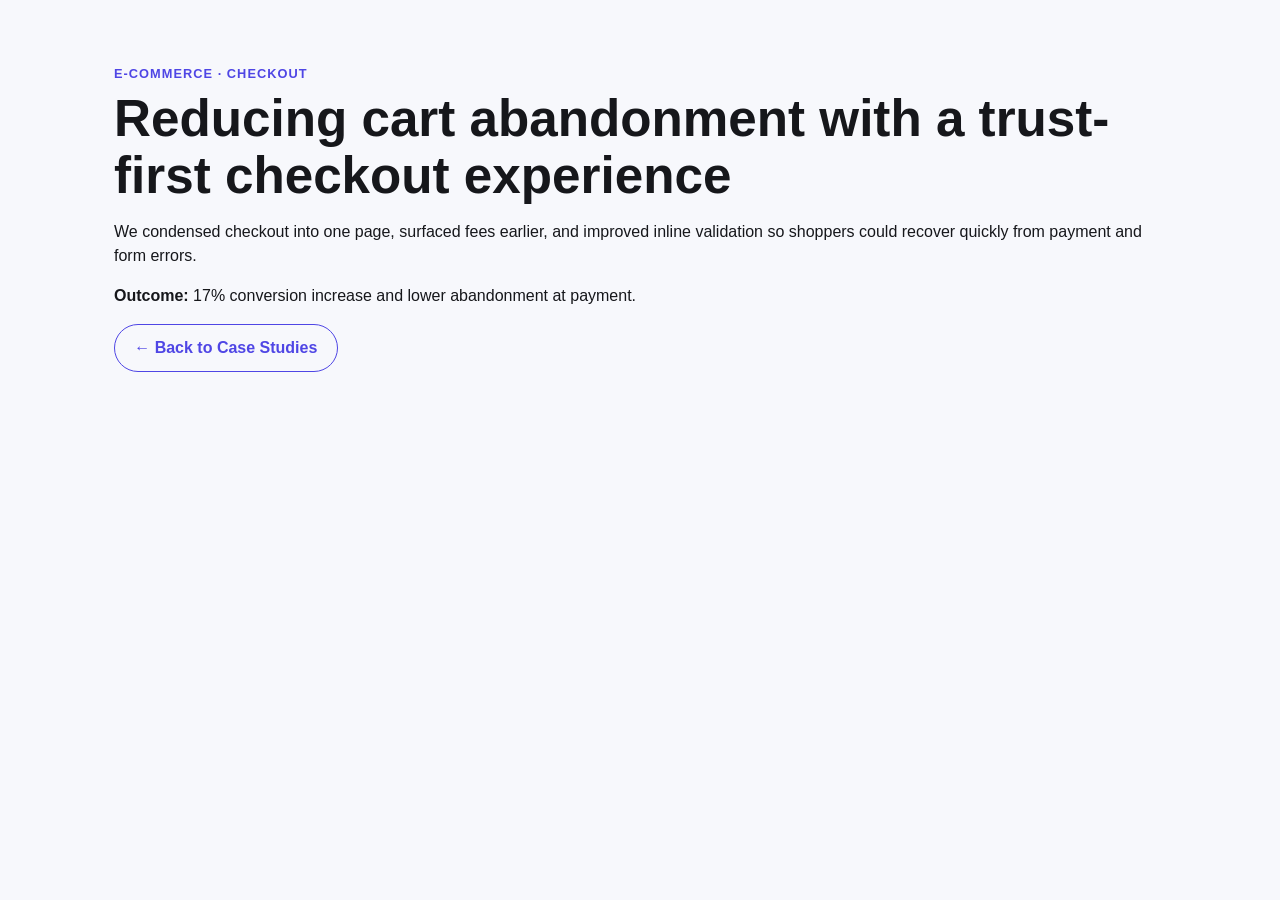
<file: case-study-checkout.html>
<!DOCTYPE html>
<html lang="en">
  <head>
    <meta charset="UTF-8" />
    <meta name="viewport" content="width=device-width, initial-scale=1.0" />
    <title>Case Study | Trust-first Checkout</title>
    <link rel="stylesheet" href="styles.css" />
  </head>
  <body>
    <main class="section">
      <p class="eyebrow">E-commerce · Checkout</p>
      <h1>Reducing cart abandonment with a trust-first checkout experience</h1>
      <p>
        We condensed checkout into one page, surfaced fees earlier, and improved inline validation so shoppers
        could recover quickly from payment and form errors.
      </p>
      <p><strong>Outcome:</strong> 17% conversion increase and lower abandonment at payment.</p>
      <a class="button button--outline" href="index.html#case-studies">← Back to Case Studies</a>
    </main>
  </body>
</html>
</file>
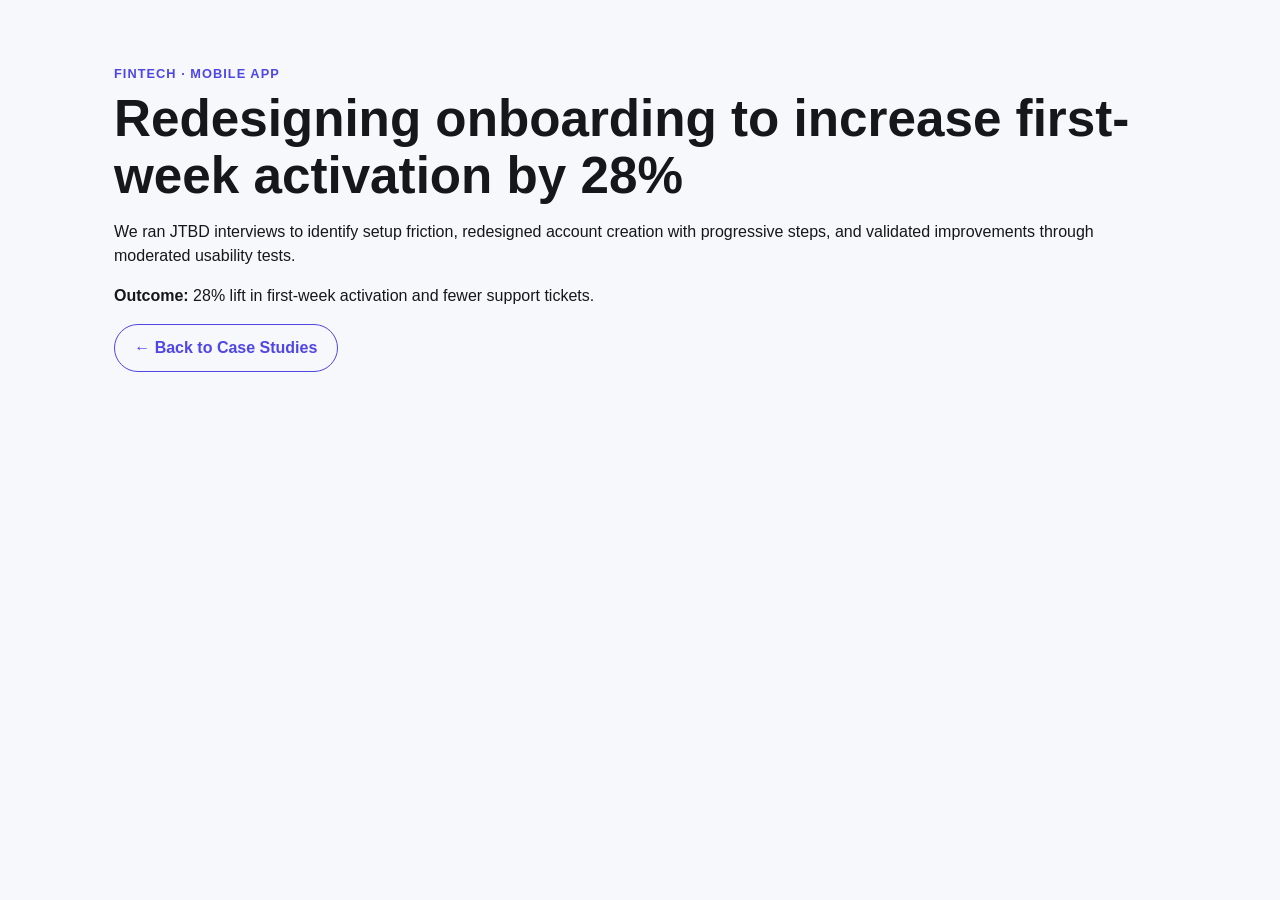
<file: case-study-onboarding.html>
<!DOCTYPE html>
<html lang="en">
  <head>
    <meta charset="UTF-8" />
    <meta name="viewport" content="width=device-width, initial-scale=1.0" />
    <title>Case Study | Fintech Onboarding Redesign</title>
    <link rel="stylesheet" href="styles.css" />
  </head>
  <body>
    <main class="section">
      <p class="eyebrow">Fintech · Mobile App</p>
      <h1>Redesigning onboarding to increase first-week activation by 28%</h1>
      <p>
        We ran JTBD interviews to identify setup friction, redesigned account creation with progressive steps,
        and validated improvements through moderated usability tests.
      </p>
      <p><strong>Outcome:</strong> 28% lift in first-week activation and fewer support tickets.</p>
      <a class="button button--outline" href="index.html#case-studies">← Back to Case Studies</a>
    </main>
  </body>
</html>
</file>
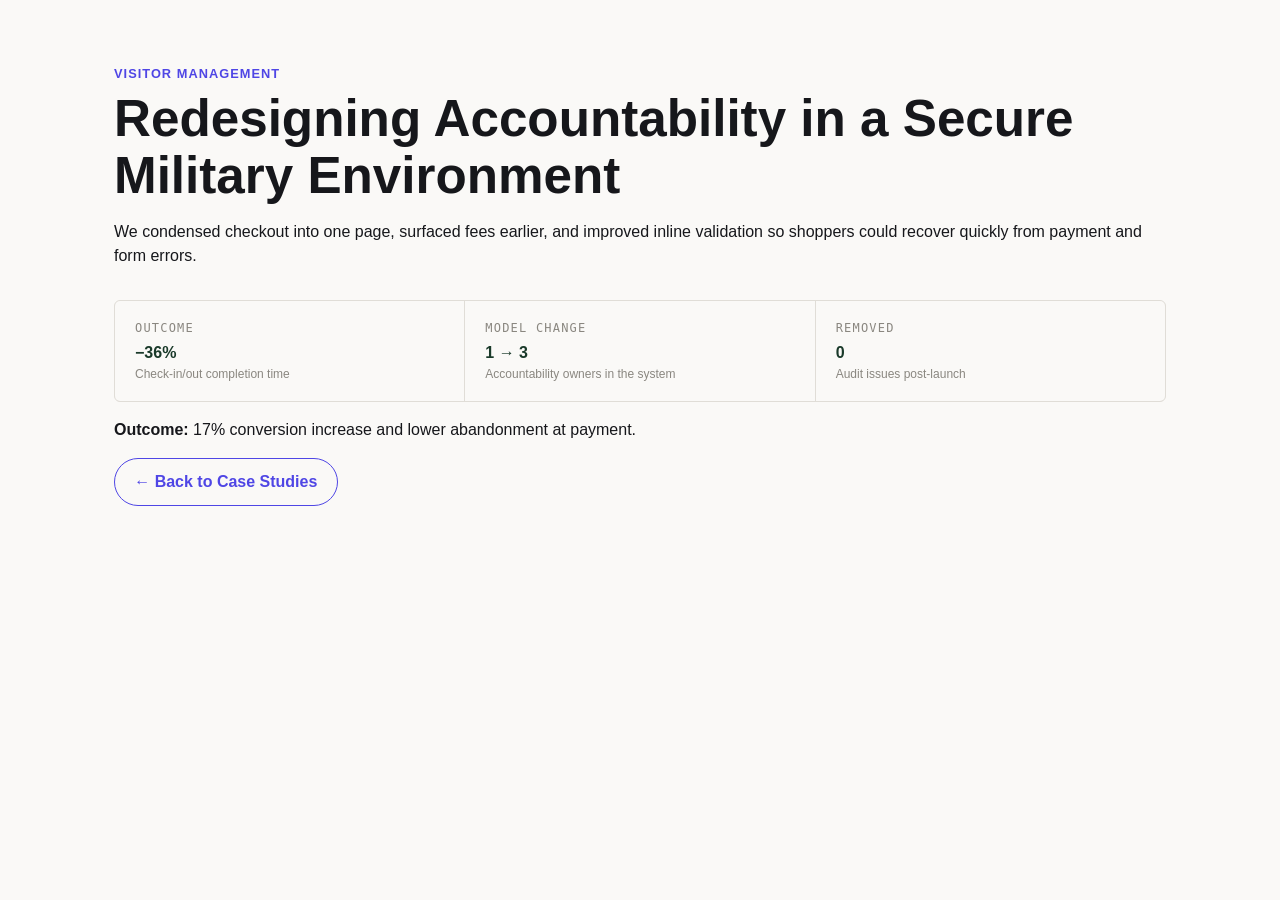
<file: case-study-swiftentry.html>
<!DOCTYPE html>
<html lang="en">
  <head>
    <meta charset="UTF-8" />
    <meta name="viewport" content="width=device-width, initial-scale=1.0" />
    <title>Case Study | SwiftEntry</title>
    <link rel="stylesheet" href="styles.css" />
    <style>
      :root {
        --bg: #faf9f7;
        --surface: #f2f0ec;
        --border: #e0ddd7;
        --border-strong: #c8c4bc;
        --ink: #1a1916;
        --ink-2: #4a4844;
        --ink-3: #8a8780;
        --accent: #1a3a2a;
        --accent-light: #e8f0eb;
        --accent-mid: #4a7a5a;
        --red-soft: #8a2a2a;
        --red-bg: #faf0f0;
        --amber: #7a5a1a;
        --amber-bg: #fdf8ee;
        --blue: #1a3a5a;
        --blue-bg: #eef4fa;
        --rule: #d4d0c8;
  }
  /* ── IMPACT STRIP ── */
  .impact-strip {
    display: grid;
    grid-template-columns: repeat(3, 1fr);
    gap: 1px;
    background: var(--border);
    border: 1px solid var(--border);
    border-radius: 6px;
    overflow: hidden;
    margin-top: 32px;
  }

  .impact-cell {
    background: var(--bg);
    padding: 18px 20px;
  }

  .impact-label {
    font-size: 12px;
    font-family: 'IBM Plex Mono', monospace;
    color: var(--ink-3);
    letter-spacing: 0.1em;
    text-transform: uppercase;
    margin-bottom: 6px;
  }

  .impact-value {
    font-family: 'Inter', sans-serif,
    font-size: 24px;
    font-weight: 600;
    color: var(--accent);
    line-height: 1.2;
  }

  .impact-sub {
    font-size: 12px;
    color: var(--ink-3);
    margin-top: 3px;
  }
    </style>
  </head>
  <body>
    <main class="section">
      <p class="eyebrow">Visitor Management</p>
      <h1>Redesigning Accountability in a Secure Military Environment</h1>
      <p>
        We condensed checkout into one page, surfaced fees earlier, and improved inline validation so shoppers
        could recover quickly from payment and form errors.
      </p>
      <!-- IMPACT STRIP — for skimmers -->
  <div class="impact-strip">
    <div class="impact-cell">
      <div class="impact-label">Outcome</div>
      <div class="impact-value">−36%</div>
      <div class="impact-sub">Check-in/out completion time</div>
    </div>
    <div class="impact-cell">
      <div class="impact-label">Model change</div>
      <div class="impact-value">1 → 3</div>
      <div class="impact-sub">Accountability owners in the system</div>
    </div>
    <div class="impact-cell">
      <div class="impact-label">Removed</div>
      <div class="impact-value">0</div>
      <div class="impact-sub">Audit issues post-launch</div>
    </div>
  </div>
      <p><strong>Outcome:</strong> 17% conversion increase and lower abandonment at payment.</p>
      <a class="button button--outline" href="index.html#case-studies">← Back to Case Studies</a>
    </main>
  </body>
</html>
</file>
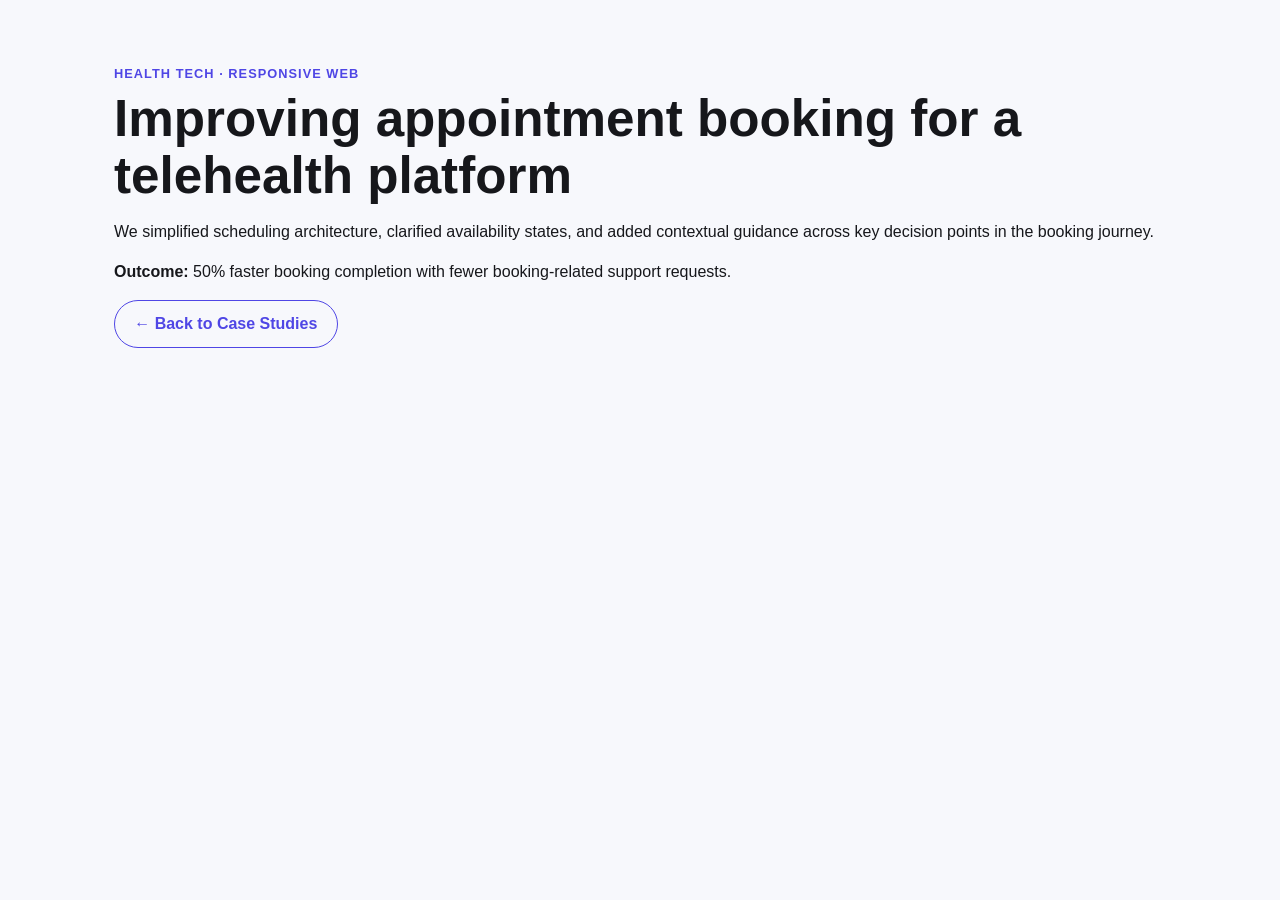
<file: case-study-telehealth.html>
<!DOCTYPE html>
<html lang="en">
  <head>
    <meta charset="UTF-8" />
    <meta name="viewport" content="width=device-width, initial-scale=1.0" />
    <title>Case Study | Telehealth Booking Flow</title>
    <link rel="stylesheet" href="styles.css" />
  </head>
  <body>
    <main class="section">
      <p class="eyebrow">Health Tech · Responsive Web</p>
      <h1>Improving appointment booking for a telehealth platform</h1>
      <p>
        We simplified scheduling architecture, clarified availability states, and added contextual guidance
        across key decision points in the booking journey.
      </p>
      <p><strong>Outcome:</strong> 50% faster booking completion with fewer booking-related support requests.</p>
      <a class="button button--outline" href="index.html#case-studies">← Back to Case Studies</a>
    </main>
  </body>
</html>
</file>
<file: styles.css>
:root {
  --bg: #f7f8fc;
  --surface: #ffffff;
  --text: #16171b;
  --muted: #515562;
  --brand: #4f46e5;
  --brand-dark: #3f37c9;
  --line: #e6e8ef;
}

html { scroll-behavior: smooth; }

* {
  box-sizing: border-box;
}

body {
  margin: 0;
  font-family: "Inter", sans-serif;
  color: var(--text);
  background: var(--bg);
  line-height: 1.5;
}

.hero {
  background: radial-gradient(circle at top right, #dfe3ff 0%, #f7f8fc 45%);
  padding: 2rem 1.5rem 4rem;
}

.nav,
.hero__content,
.section {
  max-width: 1100px;
  margin: 0 auto;
}

.nav {
  display: flex;
  justify-content: space-between;
  align-items: center;
}

.logo {
  margin: 0;
  font-weight: 700;
}

.hero__content {
  margin-top: 4rem;
  max-width: 760px;
}

h1 {
  font-size: clamp(2rem, 5vw, 3.2rem);
  line-height: 1.1;
  margin: 0.5rem 0 1rem;
}

h2 {
  font-size: clamp(1.6rem, 3vw, 2.25rem);
  margin: 0;
}

.hero__text {
  font-size: 1.05rem;
  color: var(--muted);
  margin-bottom: 2rem;
}

.eyebrow {
  text-transform: uppercase;
  letter-spacing: 0.08em;
  font-size: 0.8rem;
  color: var(--brand);
  font-weight: 700;
  margin: 0;
}

.button {
  display: inline-flex;
  align-items: center;
  justify-content: center;
  border: 0;
  border-radius: 999px;
  padding: 0.7rem 1.2rem;
  font-weight: 600;
  text-decoration: none;
  color: #fff;
  background: var(--brand);
  transition: 0.2s ease;
}

.button:hover {
  background: var(--brand-dark);
}

.button--outline {
  background: transparent;
  border: 1px solid var(--brand);
  color: var(--brand);
}

.section {
  padding: 4rem 1.5rem;
}

.section__heading {
  margin-bottom: 2rem;
}

.case-grid {
  display: grid;
  grid-template-columns: repeat(auto-fit, minmax(260px, 1fr));
  gap: 1.5rem;
}

.case-card {
  background: var(--surface);
  border: 1px solid var(--line);
  border-radius: 1rem;
  padding: 1.25rem;
  box-shadow: 0 10px 20px rgba(31, 38, 135, 0.04);
}

.case-card h3 {
  font-size: 1.2rem;
  margin: 0.45rem 0 0.75rem;
}

.case-card p,
.case-card li {
  color: var(--muted);
}

.case-card ul {
  margin: 1rem 0;
  padding-left: 1rem;
}

.case-card__tag {
  margin: 0;
  color: var(--brand);
  font-size: 0.82rem;
  font-weight: 700;
}

.case-card a {
  color: var(--brand);
  font-weight: 600;
}

.section--contact {
  text-align: center;
  background: #ecf0ff;
  border-top: 1px solid #dbe1ff;
}

.section--contact p {
  color: var(--muted);
  margin: 0.75rem auto 1.5rem;
  max-width: 600px;
}

.case-card__image {
  width: 100%;
  height: 180px;
  object-fit: cover;
  border-radius: 0.75rem;
  margin-bottom: 0.9rem;
  border: 1px solid var(--line);
}
</file>
